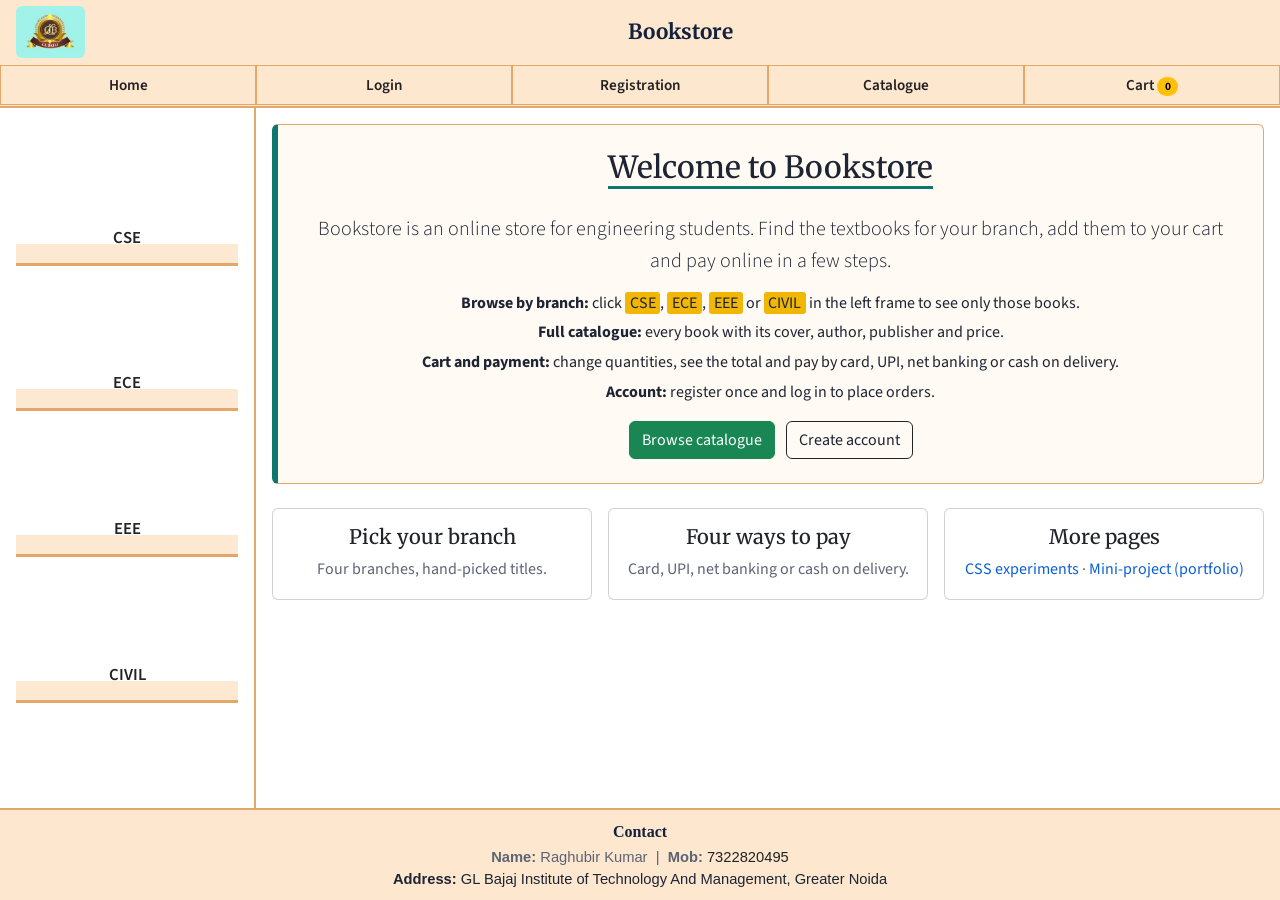
<file: index.html>
<!DOCTYPE html>
<html lang="en" class="frames">
<head>
  <meta charset="UTF-8">
  <meta name="viewport" content="width=device-width, initial-scale=1">
  <title>Bookstore</title>
  <link href="styles.css" rel="stylesheet">
</head>
<body class="frames-page">
<!-- FRAME STRUCTURE (as in the lab sheet)
     top frame     : logo, web site name, links (Home, Login, Registration, Catalogue, Cart)
     left frame    : branch links (CSE, ECE, EEE, CIVIL)
     right frame   : named "content". Every link in the top/left frames uses target="content",
                     so the page it points to loads in the right frame.
     <frameset> is obsolete in HTML5, so we use <iframe> elements arranged with CSS Grid. -->
<div class="frame-layout">
  <iframe class="f-top"     name="top"     src="top.html"  title="Header and navigation"></iframe>
  <iframe class="f-left"    name="left"    src="left.html" title="Branches"></iframe>
  <iframe class="f-content" name="content" src="home.html" title="Page content"></iframe>
  <!-- FOOTER: contact details -->
  <footer class="site-footer">
    <h2>Contact</h2>
    <p><strong>Name:</strong> Raghubir Kumar &nbsp;|&nbsp; <strong>Mob:</strong> <a href="tel:7322820495">7322820495</a></p>
    <p><strong>Address:</strong> GL Bajaj Institute of Technology And Management, Greater Noida</p>
  </footer>
</div>
</body>
</html>
</file>
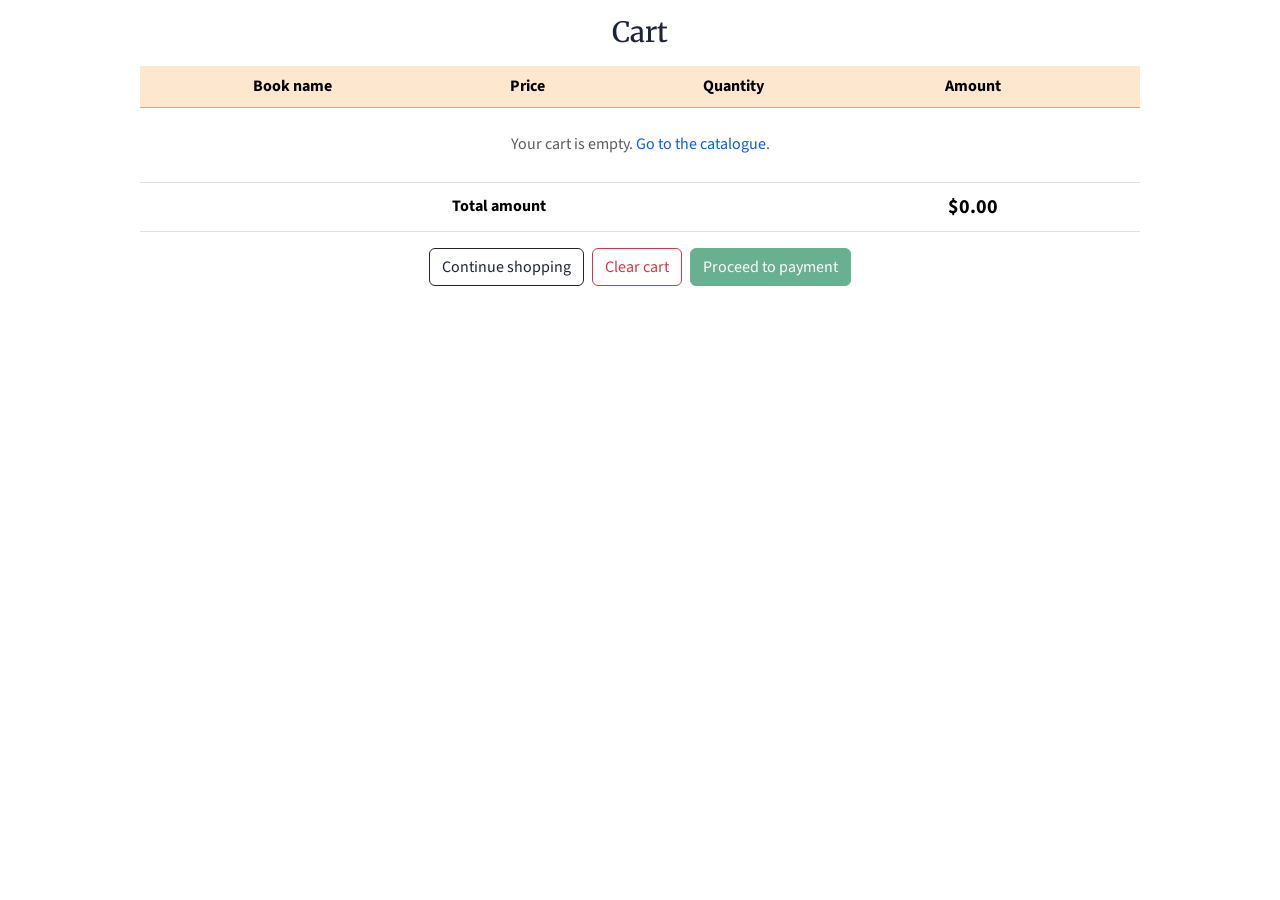
<file: cart.html>
<!DOCTYPE html>
<html lang="en">
<head>
  <meta charset="UTF-8">
  <!-- Responsive meta tag: needed for Bootstrap's mobile-first grid -->
  <meta name="viewport" content="width=device-width, initial-scale=1">
  <title>Cart | Bookstore</title>
  <!-- Bootstrap 5 CSS (CDN) and custom fonts -->
  <link href="https://cdn.jsdelivr.net/npm/bootstrap@5.3.3/dist/css/bootstrap.min.css" rel="stylesheet">
  <link href="https://fonts.googleapis.com/css2?family=Merriweather:wght@400;700&family=Source+Sans+3:wght@400;600&display=swap" rel="stylesheet">
  <link href="styles.css" rel="stylesheet">
</head>
<body class="content-page">

<h1 class="h3 mb-3">Cart</h1>
<div class="table-responsive">
  <table class="table align-middle">
    <thead><tr><th>Book name</th><th>Price</th><th>Quantity</th><th>Amount</th><th></th></tr></thead>
    <tbody id="cart-body"></tbody>
    <tfoot><tr><td colspan="3" class="fw-bold">Total amount</td><td class="price fs-5" id="cart-total">$0.00</td><td></td></tr></tfoot>
  </table>
</div>
<div class="d-flex gap-2 flex-wrap justify-content-center">
  <a class="btn btn-outline-dark" href="catalogue.html">Continue shopping</a>
  <button class="btn btn-outline-danger" id="clear-cart" type="button">Clear cart</button>
  <a class="btn btn-success" id="pay-btn" href="payment.html">Proceed to payment</a>
</div>

<script src="script.js"></script>
</body>
</html>
</file>
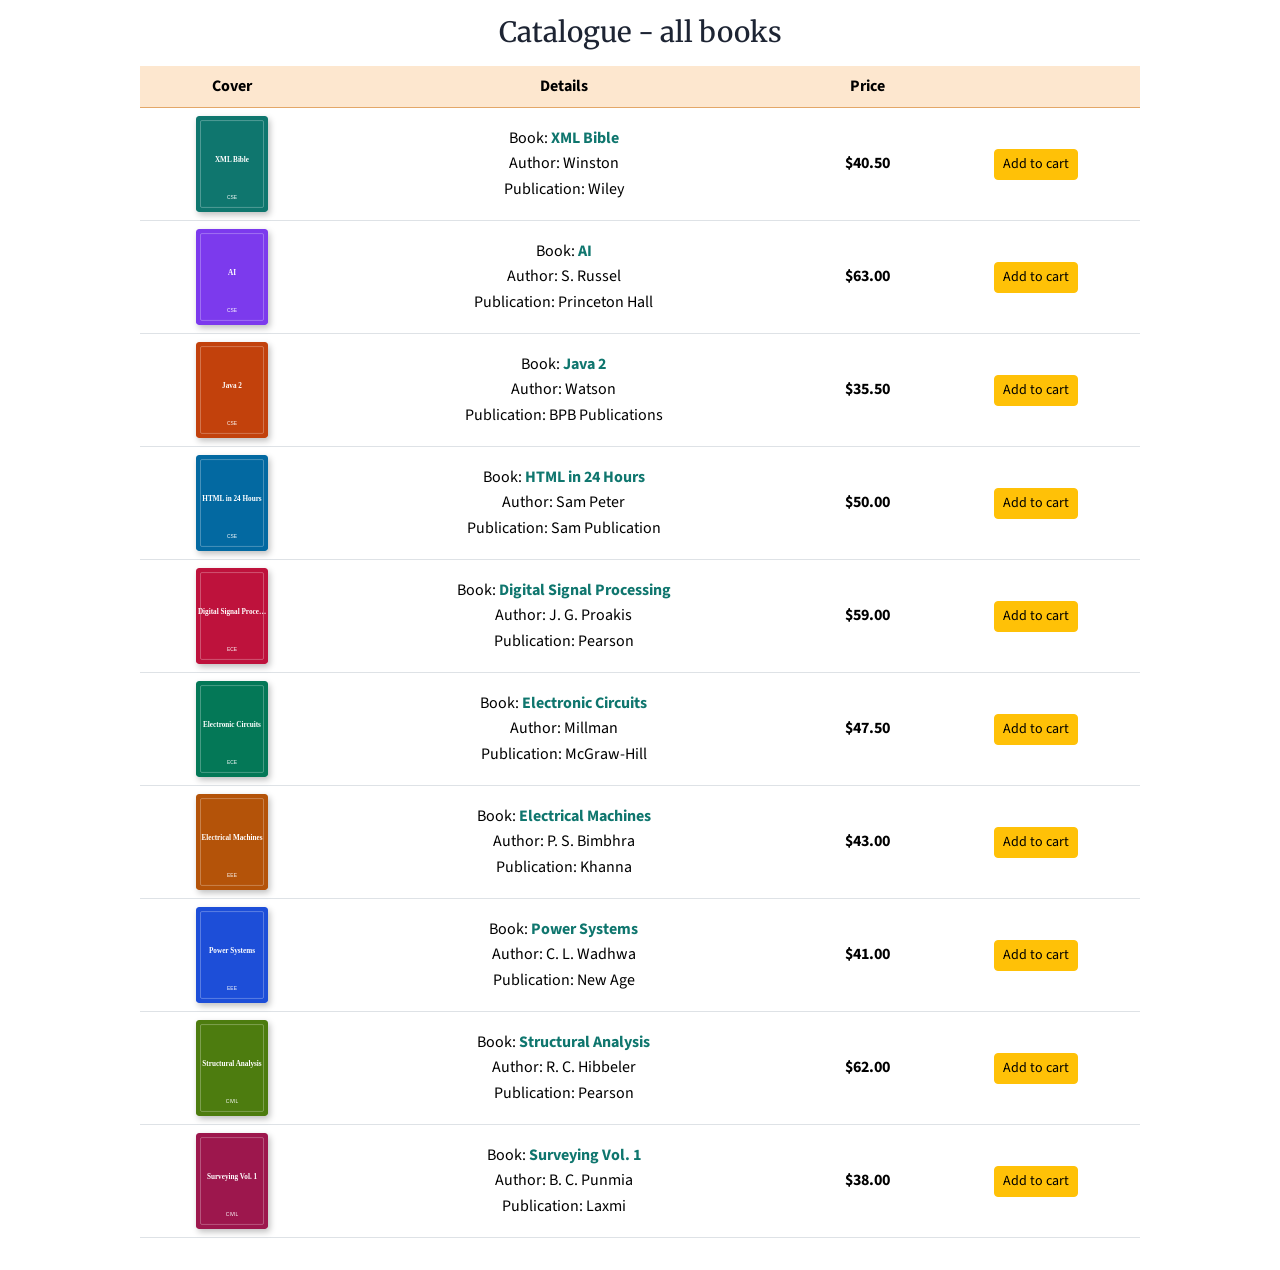
<file: catalogue.html>
<!DOCTYPE html>
<html lang="en">
<head>
  <meta charset="UTF-8">
  <!-- Responsive meta tag: needed for Bootstrap's mobile-first grid -->
  <meta name="viewport" content="width=device-width, initial-scale=1">
  <title>Catalogue | Bookstore</title>
  <!-- Bootstrap 5 CSS (CDN) and custom fonts -->
  <link href="https://cdn.jsdelivr.net/npm/bootstrap@5.3.3/dist/css/bootstrap.min.css" rel="stylesheet">
  <link href="https://fonts.googleapis.com/css2?family=Merriweather:wght@400;700&family=Source+Sans+3:wght@400;600&display=swap" rel="stylesheet">
  <link href="styles.css" rel="stylesheet">
</head>
<body class="content-page">

<h1 class="h3 mb-3" id="catalogue-title">Catalogue</h1>
<!-- table-responsive lets the table scroll sideways on small screens -->
<div class="table-responsive">
  <table class="table align-middle book-table">
    <thead><tr><th>Cover</th><th>Details</th><th>Price</th><th></th></tr></thead>
    <tbody id="catalogue-body"></tbody>
  </table>
</div>

<script src="script.js"></script>
</body>
</html>
</file>
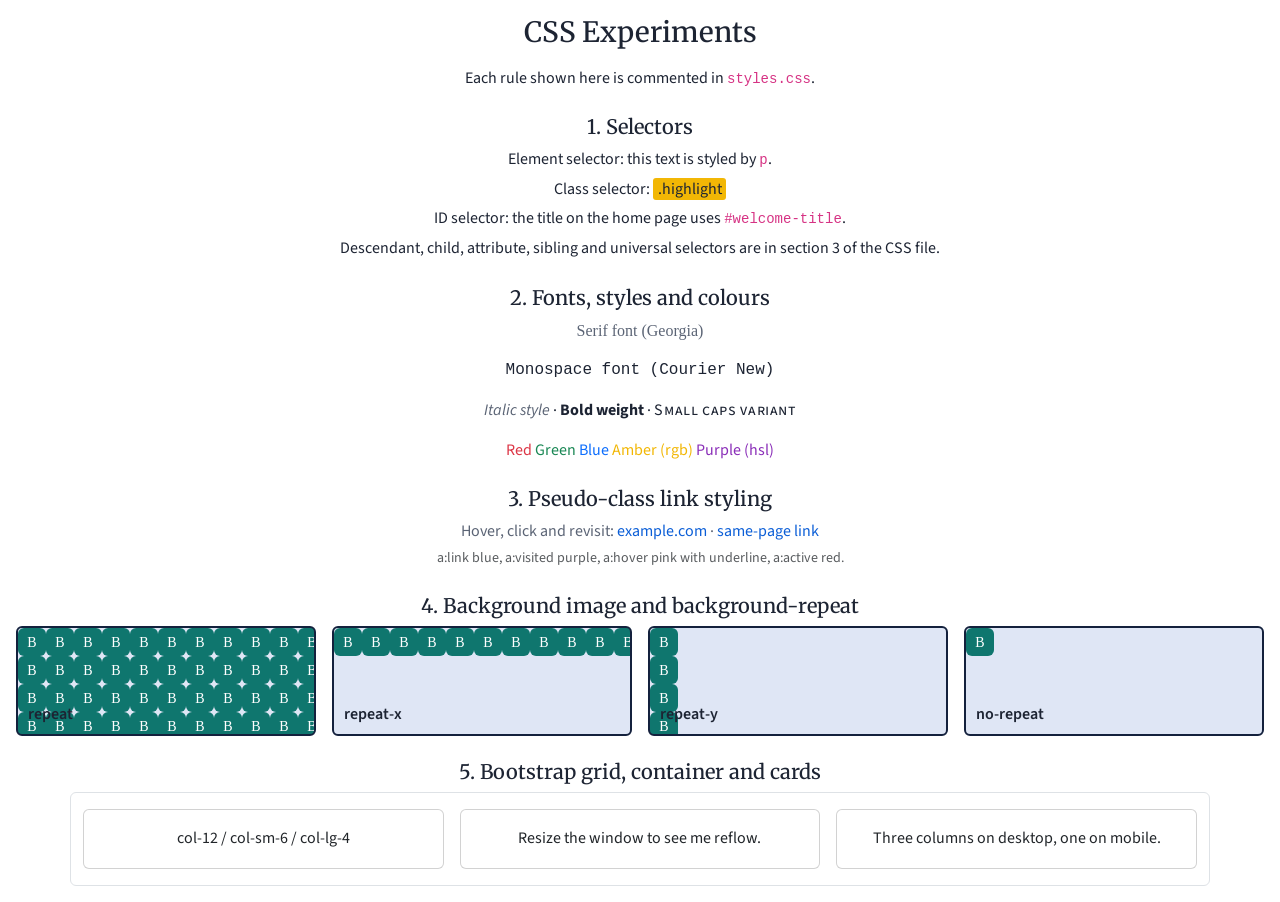
<file: css-demo.html>
<!DOCTYPE html>
<html lang="en">
<head>
  <meta charset="UTF-8">
  <!-- Responsive meta tag: needed for Bootstrap's mobile-first grid -->
  <meta name="viewport" content="width=device-width, initial-scale=1">
  <title>CSS Experiments | Bookstore</title>
  <!-- Bootstrap 5 CSS (CDN) and custom fonts -->
  <link href="https://cdn.jsdelivr.net/npm/bootstrap@5.3.3/dist/css/bootstrap.min.css" rel="stylesheet">
  <link href="https://fonts.googleapis.com/css2?family=Merriweather:wght@400;700&family=Source+Sans+3:wght@400;600&display=swap" rel="stylesheet">
  <link href="styles.css" rel="stylesheet">
</head>
<body class="content-page">

<h1 class="h3 mb-3">CSS Experiments</h1>
<p>Each rule shown here is commented in <code>styles.css</code>.</p>
<h2 class="h5 mt-4">1. Selectors</h2>
<ul class="clean">
  <li>Element selector: this text is styled by <code>p</code>.</li>
  <li>Class selector: <span class="highlight">.highlight</span></li>
  <li>ID selector: the title on the home page uses <code>#welcome-title</code>.</li>
  <li>Descendant, child, attribute, sibling and universal selectors are in section 3 of the CSS file.</li>
</ul>
<h2 class="h5 mt-4">2. Fonts, styles and colours</h2>
<p style="font-family: Georgia, serif;">Serif font (Georgia)</p>
<p style="font-family: 'Courier New', monospace;">Monospace font (Courier New)</p>
<p><em class="note">Italic style</em> &middot; <strong>Bold weight</strong> &middot; <span class="small-caps">Small caps variant</span></p>
<p><span style="color:#dc3545">Red</span> <span style="color:#198754">Green</span> <span style="color:#0d6efd">Blue</span> <span style="color:rgb(242,183,5)">Amber (rgb)</span> <span style="color:hsl(280,60%,45%)">Purple (hsl)</span></p>
<h2 class="h5 mt-4">3. Pseudo-class link styling</h2>
<p>Hover, click and revisit: <a href="https://example.com" target="_blank" rel="noopener">example.com</a> &middot; <a href="#">same-page link</a><br>
<span class="text-muted small">a:link blue, a:visited purple, a:hover pink with underline, a:active red.</span></p>
<h2 class="h5 mt-4">4. Background image and background-repeat</h2>
<div class="row g-3">
  <div class="col-6 col-md-3"><div class="bg-box bg-repeat">repeat</div></div>
  <div class="col-6 col-md-3"><div class="bg-box bg-repeat-x">repeat-x</div></div>
  <div class="col-6 col-md-3"><div class="bg-box bg-repeat-y">repeat-y</div></div>
  <div class="col-6 col-md-3"><div class="bg-box bg-no-repeat">no-repeat</div></div>
</div>
<h2 class="h5 mt-4">5. Bootstrap grid, container and cards</h2>
<div class="container border rounded py-3">
  <div class="row g-3">
    <div class="col-12 col-sm-6 col-lg-4"><div class="card"><div class="card-body">col-12 / col-sm-6 / col-lg-4</div></div></div>
    <div class="col-12 col-sm-6 col-lg-4"><div class="card"><div class="card-body">Resize the window to see me reflow.</div></div></div>
    <div class="col-12 col-lg-4"><div class="card"><div class="card-body">Three columns on desktop, one on mobile.</div></div></div>
  </div>
</div>

<script src="script.js"></script>
</body>
</html>
</file>
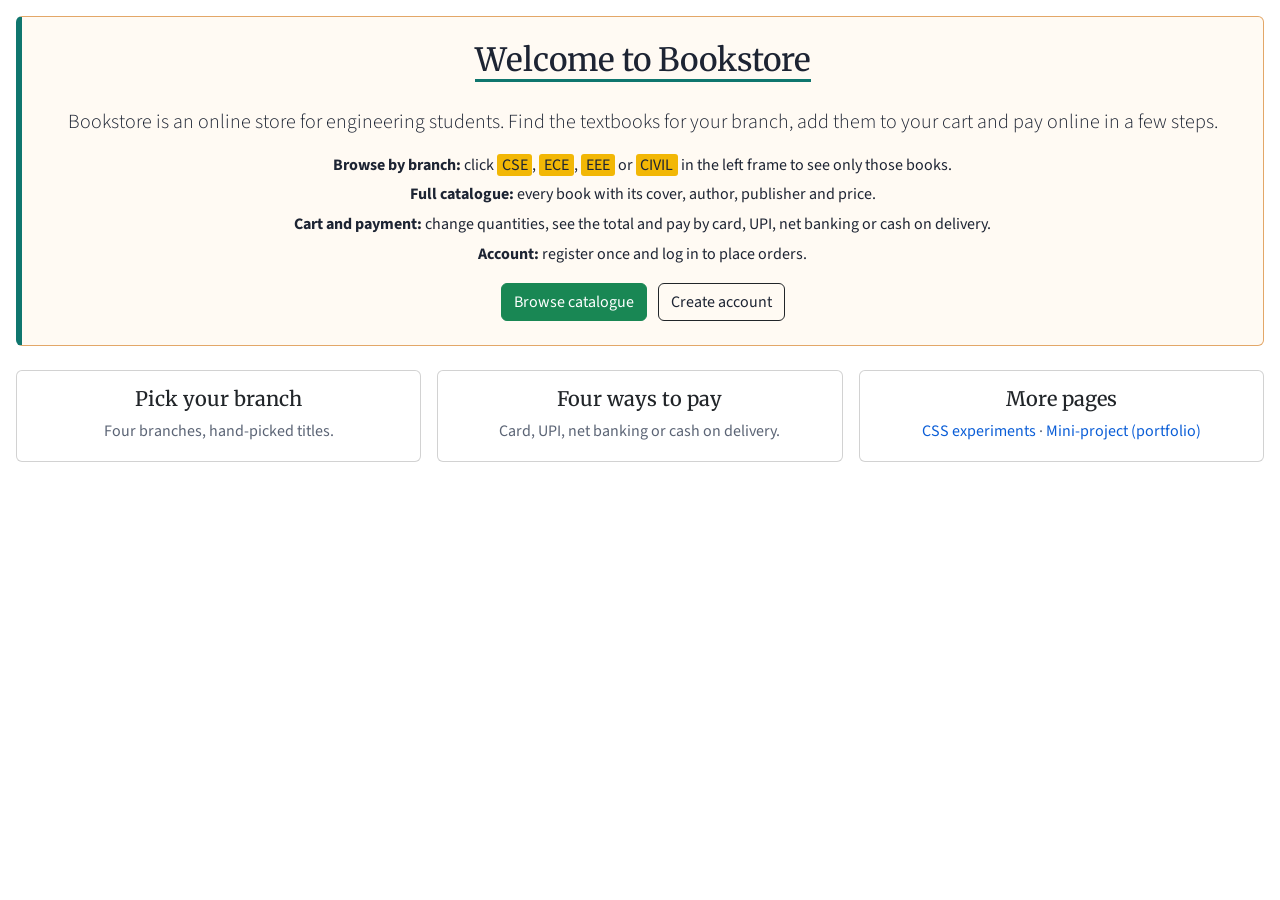
<file: home.html>
<!DOCTYPE html>
<html lang="en">
<head>
  <meta charset="UTF-8">
  <!-- Responsive meta tag: needed for Bootstrap's mobile-first grid -->
  <meta name="viewport" content="width=device-width, initial-scale=1">
  <title>Home | Bookstore</title>
  <!-- Bootstrap 5 CSS (CDN) and custom fonts -->
  <link href="https://cdn.jsdelivr.net/npm/bootstrap@5.3.3/dist/css/bootstrap.min.css" rel="stylesheet">
  <link href="https://fonts.googleapis.com/css2?family=Merriweather:wght@400;700&family=Source+Sans+3:wght@400;600&display=swap" rel="stylesheet">
  <link href="styles.css" rel="stylesheet">
</head>
<body class="content-page">

<section class="hero">
  <h1 id="welcome-title" class="h2">Welcome to Bookstore</h1>
  <p class="lead mt-3">Bookstore is an online store for engineering students. Find the textbooks for your branch, add them to your cart and pay online in a few steps.</p>
  <ul class="clean">
    <li><strong>Browse by branch:</strong> click <span class="highlight">CSE</span>, <span class="highlight">ECE</span>, <span class="highlight">EEE</span> or <span class="highlight">CIVIL</span> in the left frame to see only those books.</li>
    <li><strong>Full catalogue:</strong> every book with its cover, author, publisher and price.</li>
    <li><strong>Cart and payment:</strong> change quantities, see the total and pay by card, UPI, net banking or cash on delivery.</li>
    <li><strong>Account:</strong> register once and log in to place orders.</li>
  </ul>
  <a class="btn btn-success me-2" href="catalogue.html">Browse catalogue</a>
  <a class="btn btn-outline-dark" href="register.html">Create account</a>
</section>
<div class="row g-3 mt-2">
  <div class="col-12 col-md-4"><div class="card h-100"><div class="card-body"><h2 class="h5 card-title">Pick your branch</h2><p class="card-text">Four branches, hand-picked titles.</p></div></div></div>
  <div class="col-12 col-md-4"><div class="card h-100"><div class="card-body"><h2 class="h5 card-title">Four ways to pay</h2><p class="card-text">Card, UPI, net banking or cash on delivery.</p></div></div></div>
  <div class="col-12 col-md-4"><div class="card h-100"><div class="card-body"><h2 class="h5 card-title">More pages</h2><p class="card-text"><a href="css-demo.html">CSS experiments</a> &middot; <a href="portfolio.html">Mini-project (portfolio)</a></p></div></div></div>
</div>

<script src="script.js"></script>
</body>
</html>
</file>
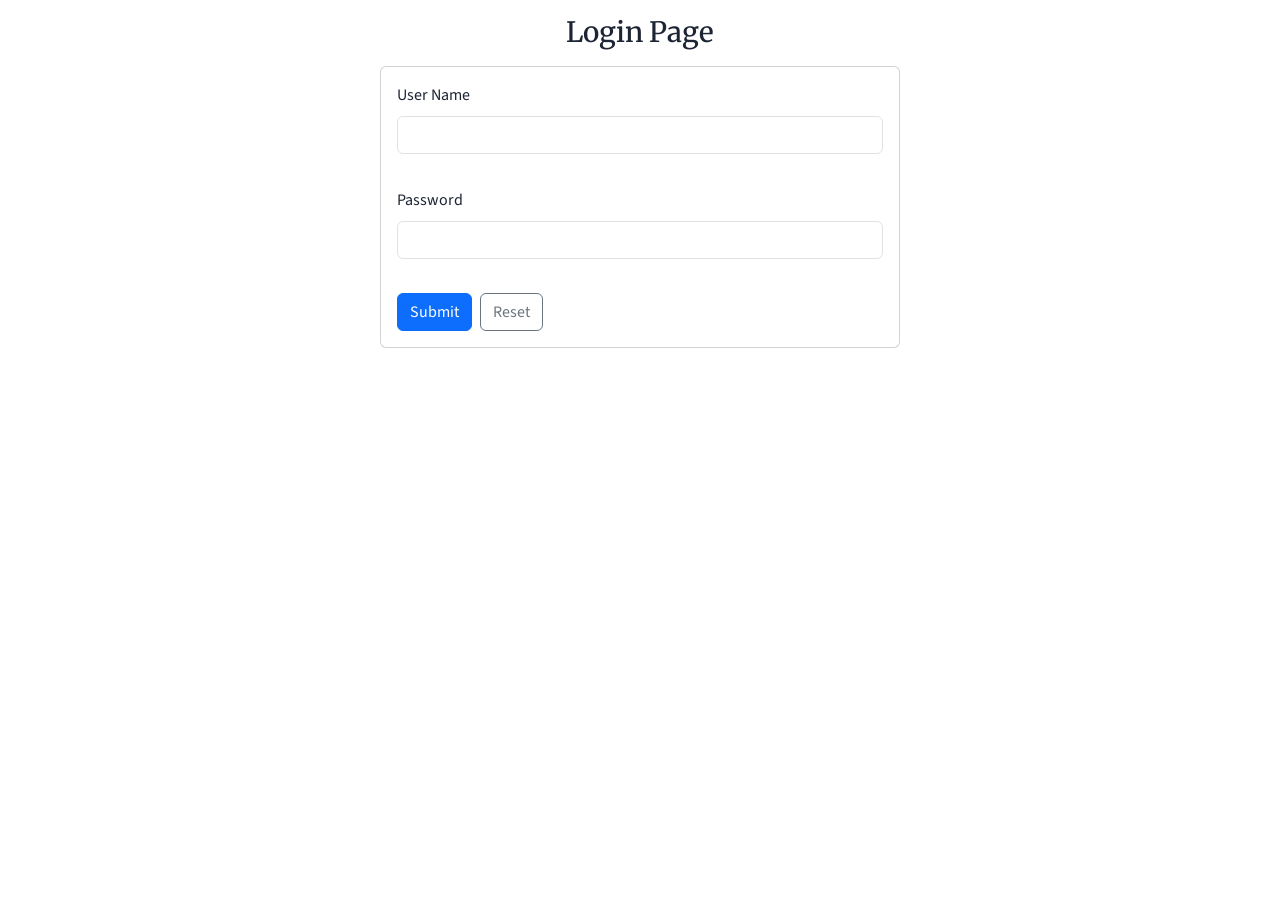
<file: login.html>
<!DOCTYPE html>
<html lang="en">
<head>
  <meta charset="UTF-8">
  <!-- Responsive meta tag: needed for Bootstrap's mobile-first grid -->
  <meta name="viewport" content="width=device-width, initial-scale=1">
  <title>Login | Bookstore</title>
  <!-- Bootstrap 5 CSS (CDN) and custom fonts -->
  <link href="https://cdn.jsdelivr.net/npm/bootstrap@5.3.3/dist/css/bootstrap.min.css" rel="stylesheet">
  <link href="https://fonts.googleapis.com/css2?family=Merriweather:wght@400;700&family=Source+Sans+3:wght@400;600&display=swap" rel="stylesheet">
  <link href="styles.css" rel="stylesheet">
</head>
<body class="content-page">

<h1 class="h3 mb-3">Login Page</h1>
<div class="alert alert-success d-none" id="login-ok">Login successful (demo, no server).</div>
<form id="login-form" novalidate class="card card-body col-md-8 col-lg-5 mx-auto">
  <div class="mb-3"><label class="form-label" for="login-user">User Name</label>
    <input class="form-control" id="login-user" type="text" autocomplete="username">
    <div class="form-error" id="login-user-error"></div></div>
  <div class="mb-3"><label class="form-label" for="login-password">Password</label>
    <input class="form-control" id="login-password" type="password" autocomplete="current-password">
    <div class="form-error" id="login-password-error"></div></div>
  <div class="d-flex gap-2"><button class="btn btn-primary" type="submit">Submit</button><button class="btn btn-outline-secondary" type="reset">Reset</button></div>
</form>

<script src="script.js"></script>
</body>
</html>
</file>
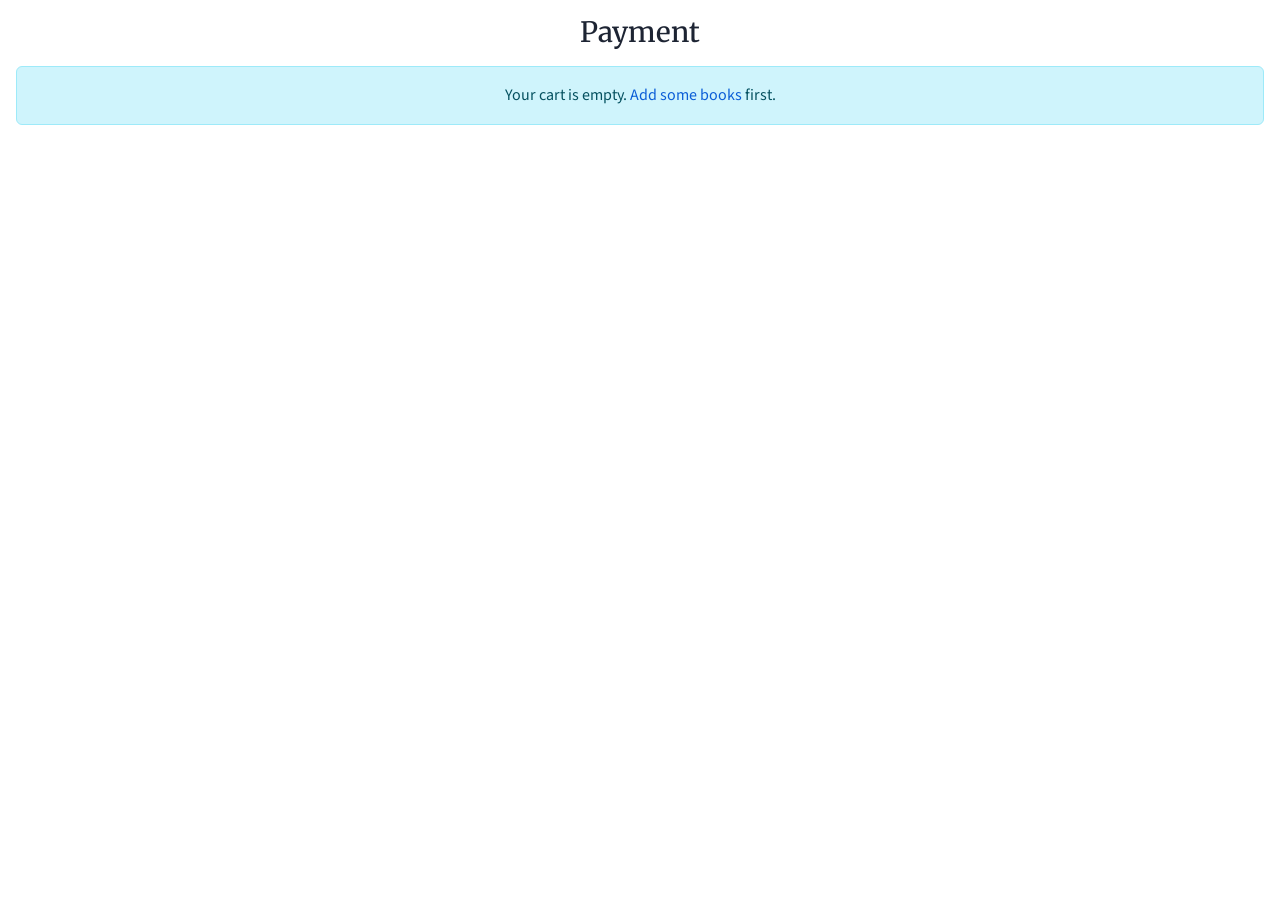
<file: payment.html>
<!DOCTYPE html>
<html lang="en">
<head>
  <meta charset="UTF-8">
  <!-- Responsive meta tag: needed for Bootstrap's mobile-first grid -->
  <meta name="viewport" content="width=device-width, initial-scale=1">
  <title>Payment | Bookstore</title>
  <!-- Bootstrap 5 CSS (CDN) and custom fonts -->
  <link href="https://cdn.jsdelivr.net/npm/bootstrap@5.3.3/dist/css/bootstrap.min.css" rel="stylesheet">
  <link href="https://fonts.googleapis.com/css2?family=Merriweather:wght@400;700&family=Source+Sans+3:wght@400;600&display=swap" rel="stylesheet">
  <link href="styles.css" rel="stylesheet">
</head>
<body class="content-page">

<h1 class="h3 mb-3">Payment</h1>
<div class="alert alert-info d-none" id="empty-box">Your cart is empty. <a href="catalogue.html">Add some books</a> first.</div>
<div class="alert alert-success d-none" id="order-box">
  <h2 class="h5">Order placed. Thank you!</h2>
  <p class="mb-1">Order number: <strong id="order-id"></strong></p>
  <p class="mb-1">Payment method: <strong id="order-method"></strong></p>
  <p class="mb-2">Amount: <strong id="order-total"></strong></p>
  <a class="btn btn-success btn-sm" href="catalogue.html">Continue shopping</a>
</div>
<form id="pay-form" novalidate class="mx-auto" style="max-width: 1000px;">
  <div class="row g-4">
    <div class="col-12 col-lg-5 order-lg-2">
      <div class="card"><div class="card-body">
        <h2 class="h5">Order summary</h2>
        <table class="table table-sm"><tbody id="summary-body"></tbody>
          <tfoot><tr><td colspan="2" class="fw-bold">Total</td><td class="text-end price" id="pay-total"></td></tr></tfoot></table>
      </div></div>
    </div>
    <div class="col-12 col-lg-7 order-lg-1">
      <div class="mb-3"><label class="form-label" for="pay-address">Delivery address</label>
        <textarea class="form-control" id="pay-address" rows="2"></textarea><div class="form-error" id="pay-address-error"></div></div>

      <span class="form-label d-block">Payment option</span>
      <div class="d-grid gap-2 mb-3">
        <label class="pay-option"><input class="form-check-input me-2" type="radio" name="method" value="card" checked> Credit / Debit card</label>
        <label class="pay-option"><input class="form-check-input me-2" type="radio" name="method" value="upi"> UPI</label>
        <label class="pay-option"><input class="form-check-input me-2" type="radio" name="method" value="netbanking"> Net banking</label>
        <label class="pay-option"><input class="form-check-input me-2" type="radio" name="method" value="cod"> Cash on delivery</label>
      </div>

      <div class="pay-panel" data-method="card">
        <div class="row g-2">
          <div class="col-12"><label class="form-label" for="card-number">Card number</label>
            <input class="form-control" id="card-number" inputmode="numeric" autocomplete="cc-number" placeholder="1234 5678 9012 3456"><div class="form-error" id="card-number-error"></div></div>
          <div class="col-12"><label class="form-label" for="card-name">Name on card</label>
            <input class="form-control" id="card-name" autocomplete="cc-name"><div class="form-error" id="card-name-error"></div></div>
          <div class="col-6"><label class="form-label" for="card-expiry">Expiry (MM/YY)</label>
            <input class="form-control" id="card-expiry" maxlength="5" placeholder="08/29" autocomplete="cc-exp"><div class="form-error" id="card-expiry-error"></div></div>
          <div class="col-6"><label class="form-label" for="card-cvv">CVV</label>
            <input class="form-control" id="card-cvv" type="password" maxlength="3" inputmode="numeric" autocomplete="cc-csc"><div class="form-error" id="card-cvv-error"></div></div>
        </div>
      </div>
      <div class="pay-panel d-none" data-method="upi">
        <label class="form-label" for="upi-id">UPI ID</label>
        <input class="form-control" id="upi-id" placeholder="name@bank"><div class="form-error" id="upi-id-error"></div>
      </div>
      <div class="pay-panel d-none" data-method="netbanking">
        <label class="form-label" for="bank">Choose your bank</label>
        <select class="form-select" id="bank"><option value="">Select bank</option><option>State Bank of India</option><option>HDFC Bank</option><option>ICICI Bank</option><option>Punjab National Bank</option><option>Axis Bank</option></select>
        <div class="form-error" id="bank-error"></div>
      </div>
      <div class="pay-panel d-none" data-method="cod">
        <p class="text-muted mb-0">Pay in cash when the books are delivered.</p>
      </div>

      <p class="small text-muted mt-3">Demo page: nothing is sent or stored. Do not enter real card details.</p>
      <button class="btn btn-success" type="submit">Pay now</button>
    </div>
  </div>
</form>

<script src="script.js"></script>
</body>
</html>
</file>
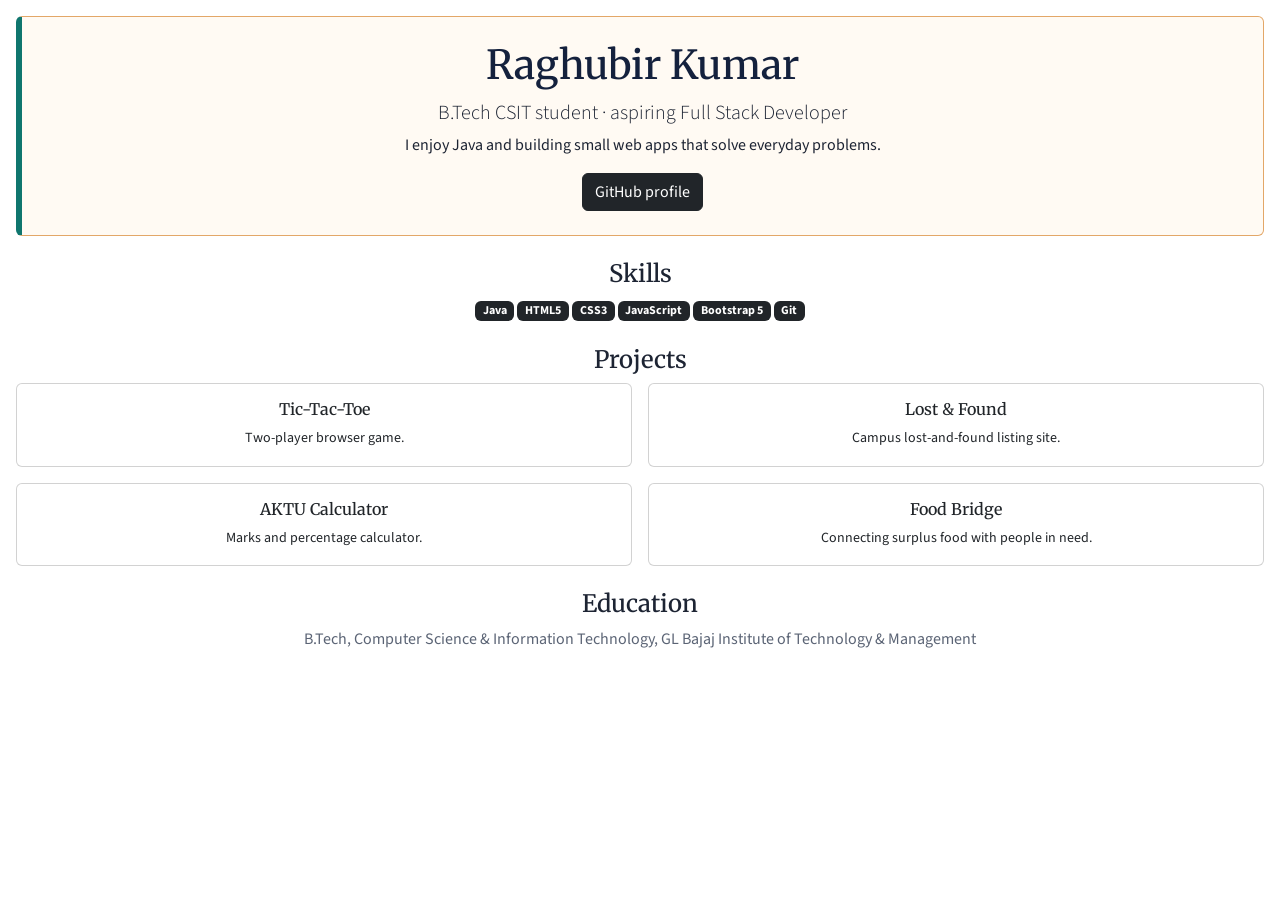
<file: portfolio.html>
<!DOCTYPE html>
<html lang="en">
<head>
  <meta charset="UTF-8">
  <!-- Responsive meta tag: needed for Bootstrap's mobile-first grid -->
  <meta name="viewport" content="width=device-width, initial-scale=1">
  <title>Developer Portfolio | Bookstore</title>
  <!-- Bootstrap 5 CSS (CDN) and custom fonts -->
  <link href="https://cdn.jsdelivr.net/npm/bootstrap@5.3.3/dist/css/bootstrap.min.css" rel="stylesheet">
  <link href="https://fonts.googleapis.com/css2?family=Merriweather:wght@400;700&family=Source+Sans+3:wght@400;600&display=swap" rel="stylesheet">
  <link href="styles.css" rel="stylesheet">
</head>
<body class="content-page">

<!-- MINI-PROJECT: Developer Portfolio (edit the text to make it yours) -->
<section class="hero mb-4">
  <h1>Raghubir Kumar</h1>
  <p class="lead mb-1">B.Tech CSIT student &middot; aspiring Full Stack Developer</p>
  <p>I enjoy Java and building small web apps that solve everyday problems.</p>
  <a class="btn btn-dark" href="https://github.com/raghuveeryadav277-sudo" target="_blank" rel="noopener">GitHub profile</a>
</section>
<h2 class="h4">Skills</h2>
<p><span class="badge text-bg-dark">Java</span> <span class="badge text-bg-dark">HTML5</span> <span class="badge text-bg-dark">CSS3</span> <span class="badge text-bg-dark">JavaScript</span> <span class="badge text-bg-dark">Bootstrap 5</span> <span class="badge text-bg-dark">Git</span></p>
<h2 class="h4 mt-4">Projects</h2>
<div class="row g-3">
  <div class="col-12 col-md-6"><div class="card h-100"><div class="card-body"><h3 class="h6 card-title">Tic-Tac-Toe</h3><p class="card-text small">Two-player browser game.</p></div></div></div>
  <div class="col-12 col-md-6"><div class="card h-100"><div class="card-body"><h3 class="h6 card-title">Lost &amp; Found</h3><p class="card-text small">Campus lost-and-found listing site.</p></div></div></div>
  <div class="col-12 col-md-6"><div class="card h-100"><div class="card-body"><h3 class="h6 card-title">AKTU Calculator</h3><p class="card-text small">Marks and percentage calculator.</p></div></div></div>
  <div class="col-12 col-md-6"><div class="card h-100"><div class="card-body"><h3 class="h6 card-title">Food Bridge</h3><p class="card-text small">Connecting surplus food with people in need.</p></div></div></div>
</div>
<h2 class="h4 mt-4">Education</h2>
<p>B.Tech, Computer Science &amp; Information Technology, GL Bajaj Institute of Technology &amp; Management</p>

<script src="script.js"></script>
</body>
</html>
</file>
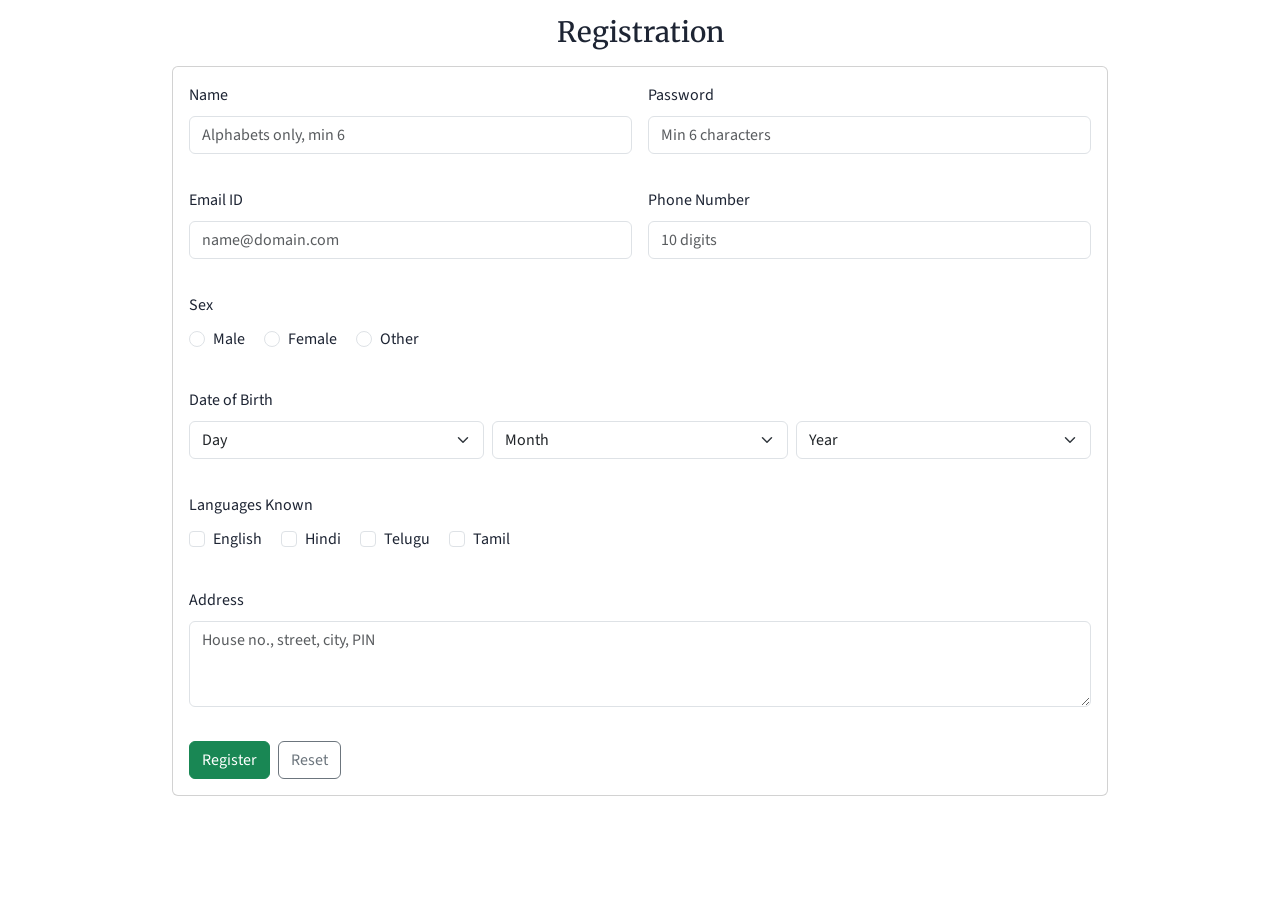
<file: register.html>
<!DOCTYPE html>
<html lang="en">
<head>
  <meta charset="UTF-8">
  <!-- Responsive meta tag: needed for Bootstrap's mobile-first grid -->
  <meta name="viewport" content="width=device-width, initial-scale=1">
  <title>Registration | Bookstore</title>
  <!-- Bootstrap 5 CSS (CDN) and custom fonts -->
  <link href="https://cdn.jsdelivr.net/npm/bootstrap@5.3.3/dist/css/bootstrap.min.css" rel="stylesheet">
  <link href="https://fonts.googleapis.com/css2?family=Merriweather:wght@400;700&family=Source+Sans+3:wght@400;600&display=swap" rel="stylesheet">
  <link href="styles.css" rel="stylesheet">
</head>
<body class="content-page">

<h1 class="h3 mb-3">Registration</h1>
<div class="alert alert-success d-none" id="success-box"><strong>Registration successful!</strong> All fields passed validation. You can now use the Login link.</div>
<!-- novalidate switches off the browser's own popups so OUR JavaScript messages show -->
<form id="register-form" novalidate class="card card-body col-xl-9 mx-auto">
  <div class="row g-3">
    <div class="col-md-6"><label class="form-label" for="name">Name</label>
      <input class="form-control" id="name" type="text" autocomplete="name" placeholder="Alphabets only, min 6">
      <div class="form-error" id="name-error"></div></div>
    <div class="col-md-6"><label class="form-label" for="password">Password</label>
      <input class="form-control" id="password" type="password" autocomplete="new-password" placeholder="Min 6 characters">
      <div class="form-error" id="password-error"></div></div>
    <div class="col-md-6"><label class="form-label" for="email">Email ID</label>
      <input class="form-control" id="email" type="email" autocomplete="email" placeholder="name@domain.com">
      <div class="form-error" id="email-error"></div></div>
    <div class="col-md-6"><label class="form-label" for="phone">Phone Number</label>
      <input class="form-control" id="phone" type="tel" inputmode="numeric" maxlength="10" placeholder="10 digits">
      <div class="form-error" id="phone-error"></div></div>
    <div class="col-12"><span class="form-label d-block">Sex</span>
      <div class="form-check form-check-inline"><input class="form-check-input" type="radio" name="sex" id="sex-m" value="Male"><label class="form-check-label" for="sex-m">Male</label></div>
      <div class="form-check form-check-inline"><input class="form-check-input" type="radio" name="sex" id="sex-f" value="Female"><label class="form-check-label" for="sex-f">Female</label></div>
      <div class="form-check form-check-inline"><input class="form-check-input" type="radio" name="sex" id="sex-o" value="Other"><label class="form-check-label" for="sex-o">Other</label></div>
      <div class="form-error" id="sex-error"></div></div>
    <div class="col-12"><span class="form-label d-block">Date of Birth</span>
      <div class="row g-2">
        <div class="col-4"><select class="form-select" id="dob-day" aria-label="Day"></select></div>
        <div class="col-4"><select class="form-select" id="dob-month" aria-label="Month"></select></div>
        <div class="col-4"><select class="form-select" id="dob-year" aria-label="Year"></select></div>
      </div><div class="form-error" id="dob-error"></div></div>
    <div class="col-12"><span class="form-label d-block">Languages Known</span>
      <div class="form-check form-check-inline"><input class="form-check-input" type="checkbox" name="lang" id="l1" value="English"><label class="form-check-label" for="l1">English</label></div>
      <div class="form-check form-check-inline"><input class="form-check-input" type="checkbox" name="lang" id="l2" value="Hindi"><label class="form-check-label" for="l2">Hindi</label></div>
      <div class="form-check form-check-inline"><input class="form-check-input" type="checkbox" name="lang" id="l3" value="Telugu"><label class="form-check-label" for="l3">Telugu</label></div>
      <div class="form-check form-check-inline"><input class="form-check-input" type="checkbox" name="lang" id="l4" value="Tamil"><label class="form-check-label" for="l4">Tamil</label></div>
      <div class="form-error" id="lang-error"></div></div>
    <div class="col-12"><label class="form-label" for="address">Address</label>
      <textarea class="form-control" id="address" rows="3" placeholder="House no., street, city, PIN"></textarea>
      <div class="form-error" id="address-error"></div></div>
    <div class="col-12 d-flex gap-2"><button class="btn btn-success" type="submit">Register</button><button class="btn btn-outline-secondary" type="reset">Reset</button></div>
  </div>
</form>

<script src="script.js"></script>
</body>
</html>
</file>
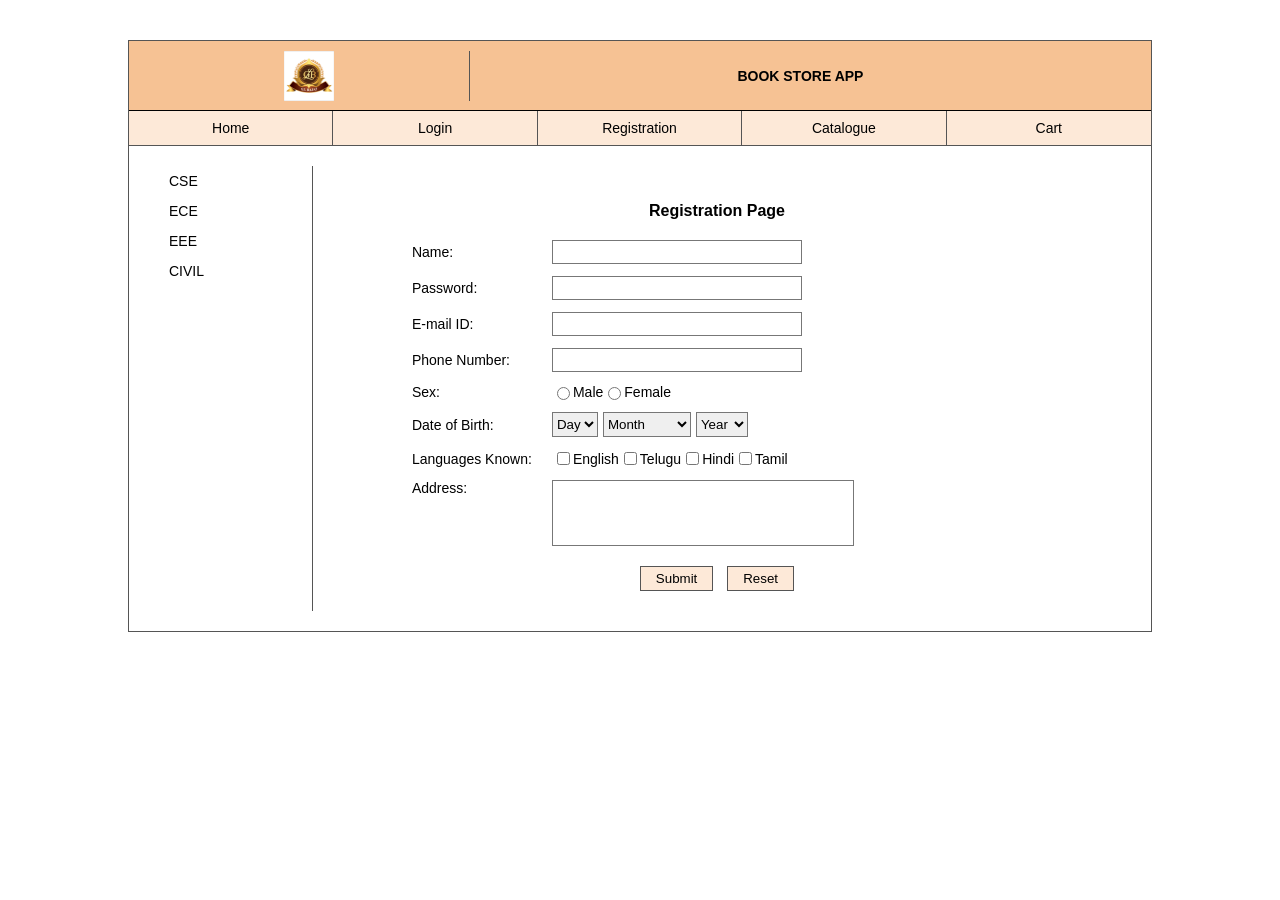
<file: registration.html>
<!DOCTYPE html>
<html lang="en">

<head>
    <meta charset="UTF-8">
    <title>Registration - Online Book Store</title>
    <link rel="stylesheet" href="style.css">
</head>

<body>

    <div class="container">

        <!-- HEADER -->
        <div class="header">

            <div class="logo">
                <img src="846imguf_LogoGLBajaj.jpg" alt="Logo" width="50" height="50">
                
            </div>

            <div class="website-name">
                BOOK STORE APP
            </div>

        </div>


        <!-- NAVIGATION -->
        <div class="navigation">

            <a href="index.html">Home</a>
            <a href="login.html">Login</a>
            <a href="registration.html">Registration</a>
            <a href="catalogue.html">Catalogue</a>
            <a href="cart.html">Cart</a>

        </div>


        <!-- CONTENT -->
        <div class="content">

            <!-- LEFT MENU -->
            <div class="left-menu">

                <a href="catalogue.html?category=CSE">CSE</a>
                <a href="catalogue.html?category=ECE">ECE</a>
                <a href="catalogue.html?category=EEE">EEE</a>
                <a href="catalogue.html?category=CIVIL">CIVIL</a>

            </div>


            <!-- REGISTRATION -->
            <div class="right-content">

                <div class="registration-box">

                    <h3>Registration Page</h3>

                    <form id="registrationForm">

                        <!-- NAME -->
                        <div class="registration-row">
                            <label>Name:</label>
                            <input type="text" id="name" name="name">
                        </div>


                        <!-- PASSWORD -->
                        <div class="registration-row">
                            <label>Password:</label>
                            <input type="password" id="password" name="password">
                        </div>


                        <!-- EMAIL -->
                        <div class="registration-row">
                            <label>E-mail ID:</label>
                            <input type="email" id="email" name="email">
                        </div>


                        <!-- PHONE -->
                        <div class="registration-row">
                            <label>Phone Number:</label>
                            <input type="text" id="phone" name="phone">
                        </div>


                        <!-- SEX -->
                        <div class="registration-row">
                            <label>Sex:</label>

                            <input type="radio"
                                   name="sex"
                                   value="Male">
                            Male

                            <input type="radio"
                                   name="sex"
                                   value="Female">
                            Female
                        </div>


                        <!-- DATE OF BIRTH -->
                        <div class="registration-row">
                            <label>Date of Birth:</label>

                            <select id="day">
                                <option>Day</option>

                                <script>
                                    for (let i = 1; i <= 31; i++) {
                                        document.write(
                                            "<option>" + i + "</option>"
                                        );
                                    }
                                </script>

                            </select>


                            <select id="month">

                                <option>Month</option>
                                <option>January</option>
                                <option>February</option>
                                <option>March</option>
                                <option>April</option>
                                <option>May</option>
                                <option>June</option>
                                <option>July</option>
                                <option>August</option>
                                <option>September</option>
                                <option>October</option>
                                <option>November</option>
                                <option>December</option>

                            </select>


                            <select id="year">

                                <option>Year</option>

                                <script>
                                    for (let i = 2026; i >= 1950; i--) {
                                        document.write(
                                            "<option>" + i + "</option>"
                                        );
                                    }
                                </script>

                            </select>

                        </div>


                        <!-- LANGUAGES -->
                        <div class="registration-row">

                            <label>Languages Known:</label>

                            <input type="checkbox"
                                   name="language"
                                   value="English">
                            English

                            <input type="checkbox"
                                   name="language"
                                   value="Telugu">
                            Telugu

                            <input type="checkbox"
                                   name="language"
                                   value="Hindi">
                            Hindi

                            <input type="checkbox"
                                   name="language"
                                   value="Tamil">
                            Tamil

                        </div>


                        <!-- ADDRESS -->
                        <div class="registration-row address-row">

                            <label>Address:</label>

                            <textarea id="address"
                                      name="address"
                                      rows="4"
                                      cols="35"></textarea>

                        </div>


                        <!-- BUTTONS -->
                        <div class="registration-buttons">

                            <input type="submit"
                                   value="Submit">

                            <input type="reset"
                                   value="Reset">

                        </div>

                    </form>

                </div>

            </div>

        </div>

    </div>

</body>
</html>
</file>
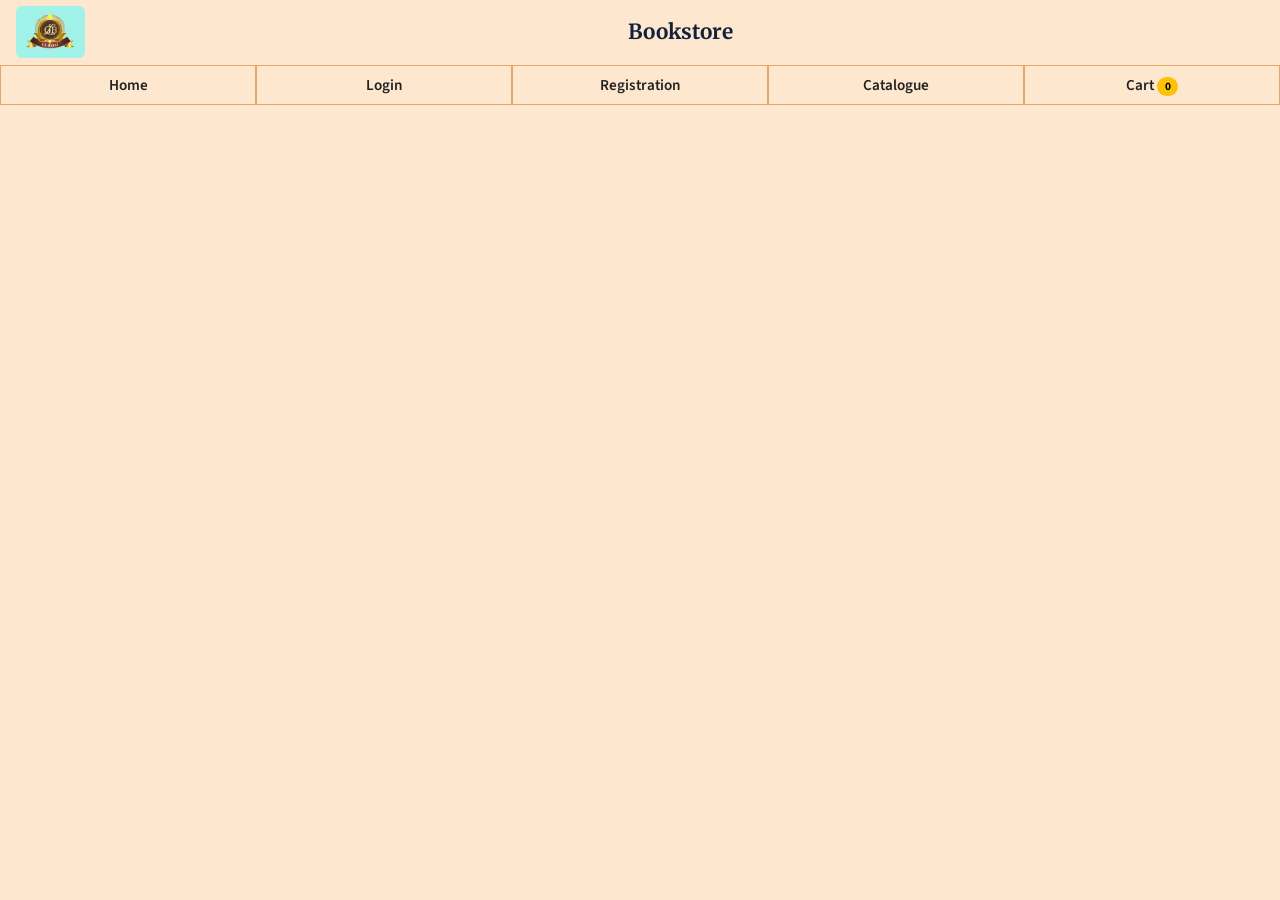
<file: top.html>
<!DOCTYPE html>
<html lang="en">
<head>
  <meta charset="UTF-8">
  <!-- Responsive meta tag: needed for Bootstrap's mobile-first grid -->
  <meta name="viewport" content="width=device-width, initial-scale=1">
  <title>Top frame</title>
  <!-- Bootstrap 5 CSS (CDN) and custom fonts -->
  <link href="https://cdn.jsdelivr.net/npm/bootstrap@5.3.3/dist/css/bootstrap.min.css" rel="stylesheet">
  <link href="https://fonts.googleapis.com/css2?family=Merriweather:wght@400;700&family=Source+Sans+3:wght@400;600&display=swap" rel="stylesheet">
  <link href="styles.css" rel="stylesheet">
</head>
<body class="top-page">
<div class="top-brand">
  <img src="logo.png" alt="GL Bajaj logo">
  <div class="site-name">Bookstore</div>
</div>
<!-- Bootstrap nav component. nav-fill = equal-width items.
     target="content" loads each page in the right frame. -->
<ul class="nav nav-fill top-nav">
  <li class="nav-item"><a class="nav-link" href="home.html" target="content">Home</a></li>
  <li class="nav-item"><a class="nav-link" href="login.html" target="content">Login</a></li>
  <li class="nav-item"><a class="nav-link" href="register.html" target="content">Registration</a></li>
  <li class="nav-item"><a class="nav-link" href="catalogue.html" target="content">Catalogue</a></li>
  <li class="nav-item"><a class="nav-link" href="cart.html" target="content">Cart <span id="cart-count" class="badge rounded-pill text-bg-warning">0</span></a></li>
</ul>
<script src="script.js"></script>
</body>
</html>
</file>
<file: styles.css>
/* =====================================================================
   styles.css - Online Bookstore (BCS353 Web Designing Workshop)
   1) Variables 2) Base & fonts 3) Selector examples 4) Pseudo-class links
   5) Frame layout (index.html) 6) Top & left frames 7) Components
   8) Background-repeat demo
   ===================================================================== */

/* 1) CSS VARIABLES ---------------------------------------------------- */
:root {
  --peach: #fde7cf;          /* header colour (matches the lab sheet) */
  --peach-border: #e3a768;
  --navy: #14213d;
  --teal: #0f766e;
  --amber: #f2b705;
  --muted: #5b6475;
}

/* 2) BASE & CUSTOM FONTS ---------------------------------------------- */
body {
  font-family: "Source Sans 3", "Segoe UI", Arial, sans-serif;  /* font-family */
  font-size: 1rem;                                               /* font-size   */
  font-style: normal;                                            /* font-style  */
  color: #1d2433;                                                /* color       */
  background-color: #fff;
  line-height: 1.6;
}
h1, h2, h3, h4 { font-family: "Merriweather", Georgia, serif; color: var(--navy); }  /* grouping selector */
.small-caps { font-variant: small-caps; letter-spacing: .04em; }

/* 3) SELECTOR EXAMPLES ------------------------------------------------- */
/* universal */            * { box-sizing: border-box; }
/* element */              p { margin-bottom: .9rem; }
/* class */                .highlight { background: var(--amber); padding: 0 .3rem; border-radius: 3px; }
/* id */                   #welcome-title { border-bottom: 3px solid var(--teal); display: inline-block; }
/* descendant */           .book-table td strong { color: var(--teal); }
/* child (>) */            ul.clean > li { margin-bottom: .25rem; }
/* attribute */            input[type="text"]:focus, input[type="password"]:focus { border-color: var(--teal); }
/* adjacent sibling (+) */ h2 + p { color: var(--muted); }
em.note { font-style: italic; color: var(--muted); }

/* 4) PSEUDO-CLASS LINK STYLING (order matters: link, visited, hover, active) */
a:link    { color: #0b5ed7; text-decoration: none; }       /* unvisited */
a:visited { color: #6f42c1; }                               /* visited   */
a:hover   { color: #d63384; text-decoration: underline; }  /* mouse over*/
a:active  { color: #dc3545; }                               /* clicking  */
.btn:link, .btn:visited, .btn:hover { color: inherit; text-decoration: none; }
.btn-success:link, .btn-success:visited, .btn-dark:link, .btn-dark:visited { color: #fff; }

/* 5) FRAME LAYOUT (index.html): top frame, left frame, right frame ----- */
html.frames, body.frames-page { height: 100%; margin: 0; overflow: hidden; }
.frame-layout {
  display: grid; height: 100vh;
  grid-template-columns: 20% 1fr;      /* left frame = 20% = width of the "Home" cell (5 equal nav cells) */
  grid-template-rows: 108px 1fr auto;
  grid-template-areas: "top top" "left content" "footer footer";
}
.frame-layout iframe { width: 100%; height: 100%; border: 0; display: block; }
.f-top     { grid-area: top; border-bottom: 2px solid var(--peach-border) !important; }
.f-left    { grid-area: left; border-right: 2px solid var(--peach-border) !important; }
.f-content { grid-area: content; }
@media (max-width: 767.98px) {                       /* phones: stack the frames */
  .frame-layout { grid-template-columns: 1fr; grid-template-rows: 124px 64px 1fr auto;
                  grid-template-areas: "top" "left" "content" "footer"; }
  .f-left { border-right: 0 !important; border-bottom: 2px solid var(--peach-border) !important; }
}

/* Footer (contact details) - sits under all three frames */
.site-footer { grid-area: footer; background: var(--peach); border-top: 2px solid var(--peach-border);
               padding: .6rem 1rem; text-align: center; font-size: .92rem; line-height: 1.5; }
.site-footer h2 { font-size: 1rem; margin: 0 0 .15rem; }
.site-footer p { margin: 0; }
.site-footer a:link, .site-footer a:visited { color: #222; }
.site-footer a:hover { color: var(--teal); }

/* 6) TOP FRAME (logo, site name, nav) and LEFT FRAME (branches) -------- */
.top-page { margin: 0; background: var(--peach); }
.top-brand { display: flex; align-items: center; gap: .75rem; padding: .4rem 1rem; border-bottom: 1px solid var(--peach-border); }
.top-brand img { height: 52px; width: auto; flex: none; border-radius: 6px; }
.top-brand .site-name { flex: 1; text-align: center; font-family: "Merriweather", Georgia, serif; font-weight: 700; font-size: 1.3rem; color: var(--navy); }
.top-nav .nav-item { flex: 1 1 0; }                  /* equal-width cells */
.top-nav .nav-link { border: 1px solid var(--peach-border); border-top: 0; padding: .45rem .2rem; font-weight: 600; text-align: center; font-size: .95rem; }
.top-nav .nav-link:link, .top-nav .nav-link:visited { color: #222; }
.top-nav .nav-link:hover  { background: #fff; color: var(--teal); text-decoration: none; }
.top-nav .nav-link:active { color: #dc3545; }
@media (max-width: 575.98px) {
  .top-brand .site-name { font-size: 1rem; }
  .top-nav .nav-link { font-size: .72rem; padding: .4rem .1rem; }
}

/* Left frame: plain text links stacked top to bottom, spread evenly, left-aligned (like the lab sheet).
   NOTE: a media query inside an iframe looks at the IFRAME's size, not the browser window, so the
   phone layout is chosen with max-height (the left frame is only ~64px tall when stacked on phones). */
.left-page { margin: 0; background: #fff; padding: .75rem 1rem; }
.branch-list { display: flex; flex-direction: column; justify-content: space-evenly; align-items: stretch;
               min-height: calc(100vh - 1.5rem); }
.branch-link {
  display: block; text-align: center;                       /* text in the centre of each cell */
  font-weight: 600; font-size: 1.05rem; padding: .7rem .5rem;
  background: linear-gradient(to top, rgba(253, 231, 207, .95) 0, rgba(253, 231, 207, .95) 38%, transparent 38%);  /* soft peach highlight at the bottom */
  border-bottom: 3px solid var(--peach-border);
  transition: background-color .15s, color .15s;
}
.branch-link:link, .branch-link:visited { color: #222; }
.branch-link:hover  { background: #fff; color: var(--teal); text-decoration: none; }   /* hover: cell turns white */
.branch-link:active { color: #dc3545; }
@media (max-height: 150px) {                        /* stacked layout on phones: one row of links */
  .left-page { padding: .4rem 1rem; }
  .branch-list { flex-direction: row; flex-wrap: wrap; justify-content: center; align-items: center; min-height: 0; column-gap: 1rem; }
  .branch-link { display: inline-block; padding: .3rem .8rem; font-size: .95rem; }
}

/* 7) COMPONENTS -------------------------------------------------------- */
.content-page { padding: 1rem; background: #fff; text-align: center; }   /* headings and page content centred */
.content-page form { text-align: left; }                              /* labels stay left inside forms */
.content-page ul.clean { list-style: none; padding: 0; }
.content-page .table th, .content-page .table td { text-align: center; }
.content-page .table-responsive { max-width: 1000px; margin-inline: auto; }
.hero { background: #fffaf3; border: 1px solid var(--peach-border); border-left: 6px solid var(--teal); border-radius: 6px; padding: 1.5rem; }
.book-cover { width: 72px; height: 96px; border-radius: 3px; box-shadow: 2px 3px 6px rgba(0,0,0,.25); }
.price { font-weight: 700; color: var(--teal); white-space: nowrap; }
.table thead th { background: var(--peach); border-color: var(--peach-border); }
.qty-input { width: 80px; }
.form-error { color: #dc3545; font-size: .85rem; min-height: 1.1rem; }
.pay-option { border: 1px solid #ced4da; border-radius: 6px; padding: .6rem .9rem; }

/* 8) BACKGROUND IMAGE + background-repeat demo (css-demo.html) ---------- */
.bg-box {
  height: 110px; border: 2px solid var(--navy); border-radius: 6px;
  display: flex; align-items: flex-end; padding: .4rem .6rem; font-weight: 600;
  background-color: #dfe6f5;
  background-image: url("data:image/svg+xml;utf8,<svg xmlns='http://www.w3.org/2000/svg' width='28' height='28'><rect width='28' height='28' rx='6' fill='%230f766e'/><text x='14' y='19' font-size='14' text-anchor='middle' fill='white'>B</text></svg>");
  background-position: top left;
}
.bg-repeat    { background-repeat: repeat; }      /* tiles both ways (default) */
.bg-repeat-x  { background-repeat: repeat-x; }    /* horizontal only           */
.bg-repeat-y  { background-repeat: repeat-y; }    /* vertical only             */
.bg-no-repeat { background-repeat: no-repeat; }   /* shown once                */
</file>
<file: style.css>
* {
    box-sizing: border-box;
}

body {
    margin: 0;
    padding: 0;

    font-family: Arial, sans-serif;

    background-color: white;
}


/* MAIN CONTAINER */

.container {
    width: 80%;
    margin: 40px auto;

    border: 1px solid #555;
}


/* HEADER */

.header {
    height: 58px;

    display: flex;

    background-color: #fac18e;

    border-bottom: 1px solid #555;
}


/* LOGO */

.logo {
    width: 16%;

    display: flex;
    align-items: center;
    justify-content: center;

    font-size: 14px;
    font-weight: bold;

    border-right: 1px solid #555;
}


/* WEBSITE NAME */

.website-name {
    width: 84%;

    display: flex;
    align-items: center;
    justify-content: center;

    font-size: 14px;
    font-weight: bold;
}


/* NAVIGATION */

.navigation {
    height: 35px;

    display: flex;

    background-color: #fde9d8;

    border-bottom: 1px solid #555;
}


.navigation a {
    width: 20%;

    display: flex;
    align-items: center;
    justify-content: center;

    color: black;

    text-decoration: none;

    font-size: 14px;

    border-right: 1px solid #555;
}


.navigation a:last-child {
    border-right: none;
}


.navigation a:hover {
    background-color: #fac18e;
}


/* CONTENT */

.content {
    min-height: 180px;

    display: flex;
}


/* LEFT MENU */

.left-menu {
    width: 16%;

    border-right: 1px solid #555;
}


.left-menu a {
    display: block;

    padding: 7px 10px;

    color: black;

    text-decoration: none;

    font-size: 14px;
}


.left-menu a:hover {
    background-color: #fde9d8;
}


/* RIGHT CONTENT */

.right-content {
    width: 84%;

    display: flex;

    align-items: center;
    justify-content: center;

    font-size: 14px;
}
/* LOGIN PAGE */

.login-box {
    width: 400px;
    padding: 20px;
}

.login-box h3 {
    text-align: center;

    font-size: 16px;

    margin-bottom: 25px;

    font-weight: bold;
}


.form-row {
    display: flex;

    align-items: center;

    margin-bottom: 15px;
}


.form-row label {
    width: 120px;

    font-size: 14px;
}


.form-row input {
    width: 220px;

    height: 25px;

    border: 1px solid #777;
}


.buttons {
    text-align: center;

    margin-top: 20px;
}


.buttons input {
    padding: 4px 15px;

    margin: 0 5px;

    background-color: #fde9d8;

    border: 1px solid #555;

    cursor: pointer;
}


.buttons input:hover {
    background-color: #fac18e;
}

/* REGISTRATION PAGE */

.registration-box {
    width: 650px;
    padding: 20px;
}

.registration-box h3 {
    text-align: center;
    font-size: 16px;
    margin-bottom: 20px;
}


.registration-row {
    display: flex;
    align-items: center;

    margin-bottom: 12px;

    font-size: 14px;
}


.registration-row label {
    width: 140px;
}


.registration-row input[type="text"],
.registration-row input[type="password"],
.registration-row input[type="email"] {
    width: 250px;
    height: 24px;

    border: 1px solid #777;
}


.registration-row input[type="radio"],
.registration-row input[type="checkbox"] {
    margin-left: 5px;
    margin-right: 3px;
}


.registration-row select {
    height: 25px;
    margin-right: 5px;

    border: 1px solid #777;
}


.registration-row textarea {
    border: 1px solid #777;
    resize: none;
}


.address-row {
    align-items: flex-start;
}


.registration-buttons {
    text-align: center;

    margin-top: 20px;
}


.registration-buttons input {
    padding: 4px 15px;

    margin: 0 5px;

    background-color: #fde9d8;

    border: 1px solid #555;

    cursor: pointer;
}


.registration-buttons input:hover {
    background-color: #fac18e;
}


/* CATALOGUE PAGE */

.catalogue-content {
    align-items: flex-start;
    justify-content: center;
}

.catalogue-box {
    width: 95%;
    padding: 15px;
}

.catalogue-box h3 {
    text-align: center;

    font-size: 16px;

    margin-bottom: 15px;
}


/* BOOK TABLE */

.book-table {
    width: 100%;

    border-collapse: collapse;

    font-size: 13px;
}


.book-table th {
    background-color: #fac18e;

    border: 1px solid #555;

    padding: 8px;

    text-align: center;
}


.book-table td {
    border: 1px solid #555;

    padding: 8px;

    text-align: center;
}


/* BOOK COVER */

.book-cover {
    width: 65px;
    height: 80px;

    margin: auto;

    display: flex;
    align-items: center;
    justify-content: center;

    background-color: #fde9d8;

    border: 1px solid #555;

    font-size: 11px;
    font-weight: bold;
}


/* ADD TO CART BUTTON */

/* .book-table button {
    margin: 0;

    padding: 5px 8px;

    background-color: #fde9d8;

    color: black;

    border: 1px solid #555;

    font-size: 12px;

    cursor: pointer;
}

.book-table button:hover {
    background-color: #fac18e;
}

body {
    margin: 0;
    font-family: Arial, sans-serif;
    background-color: white;
}

.container {
    width: 85%;
    margin: 20px auto;
    border: 1px solid black;
}

/* Header */
.header {
    height: 70px;
    display: flex;
    align-items: center;
    border-bottom: 1px solid black;
}

.logo {
    width: 25%;
    text-align: center;
    font-size: 18px;
}

.site-name {
    width: 50%;
    text-align: center;
    font-size: 20px;
    font-weight: bold;
}

/* Navigation */
.nav {
    padding: 15px;
    border-bottom: 1px solid black;
    text-align: left;
}

.nav a {
    text-decoration: none;
    color: black;
    margin: 0 12px;
}

.nav a:hover {
    color: blue;
}

/* Main Section */
.main {
    min-height: 450px;
    display: flex;
}

/* Sidebar */
.sidebar {
    width: 18%;
    border-right: 1px solid black;
    padding: 15px;
    box-sizing: border-box;
}

.sidebar a {
    display: block;
    color: black;
    text-decoration: none;
    margin: 15px 0;
}

.sidebar a:hover {
    color: blue;
}

/* 


* {
  margin: 0;
  padding: 0;
  box-sizing: border-box;
}

body {
  font-family: Arial, Helvetica, sans-serif;
  background: #fff;
  color: #000;
}

.container {
  max-width: 1600px;
  margin: 20px auto;
  border: 1px solid #000;
}

/* Header */
.header {
  display: flex;
  align-items: center;
  background: #f6c294;
  border-bottom: 1px solid #000;
  padding: 25px 20px;
  position: relative;
}

.logo {
  font-weight: bold;
  font-size: 18px;
  width: 400px;
}

.divider {
  width: 1px;
  height: 24px;
  background: #000;
  margin-right: 40px;
}

.site-name {
  flex: 1;
  text-align: center;
  font-size: 26px;
  margin-right: 400px;
}

/* Navigation */
.navbar {
  display: flex;
  align-items: center;
  gap: 12px;
  padding: 14px 20px;
  border-bottom: 1px solid #000;
}

.navbar a {
  color: #1a0dab;
  text-decoration: none;
  font-size: 15px;
}

.navbar a:hover {
  text-decoration: underline;
}

.navbar .sep {
  color: #000;
}

/* Main layout */
.main {
  display: flex;
  min-height: 550px;
}

/* Sidebar */
.sidebar {
  width: 290px;
  border-right: 1px solid #000;
  padding: 20px;
}

.sidebar ul {
  list-style: none;
}

.sidebar li {
  padding: 8px 0;
  font-size: 15px;
}

/* Content */
.content {
  flex: 1;
  padding: 20px 30px;
}

.content h2 {
  font-size: 22px;
  margin-bottom: 15px;
}

.cart-msg {
  margin-left: 30px;
  font-size: 15px;
}
</file>
